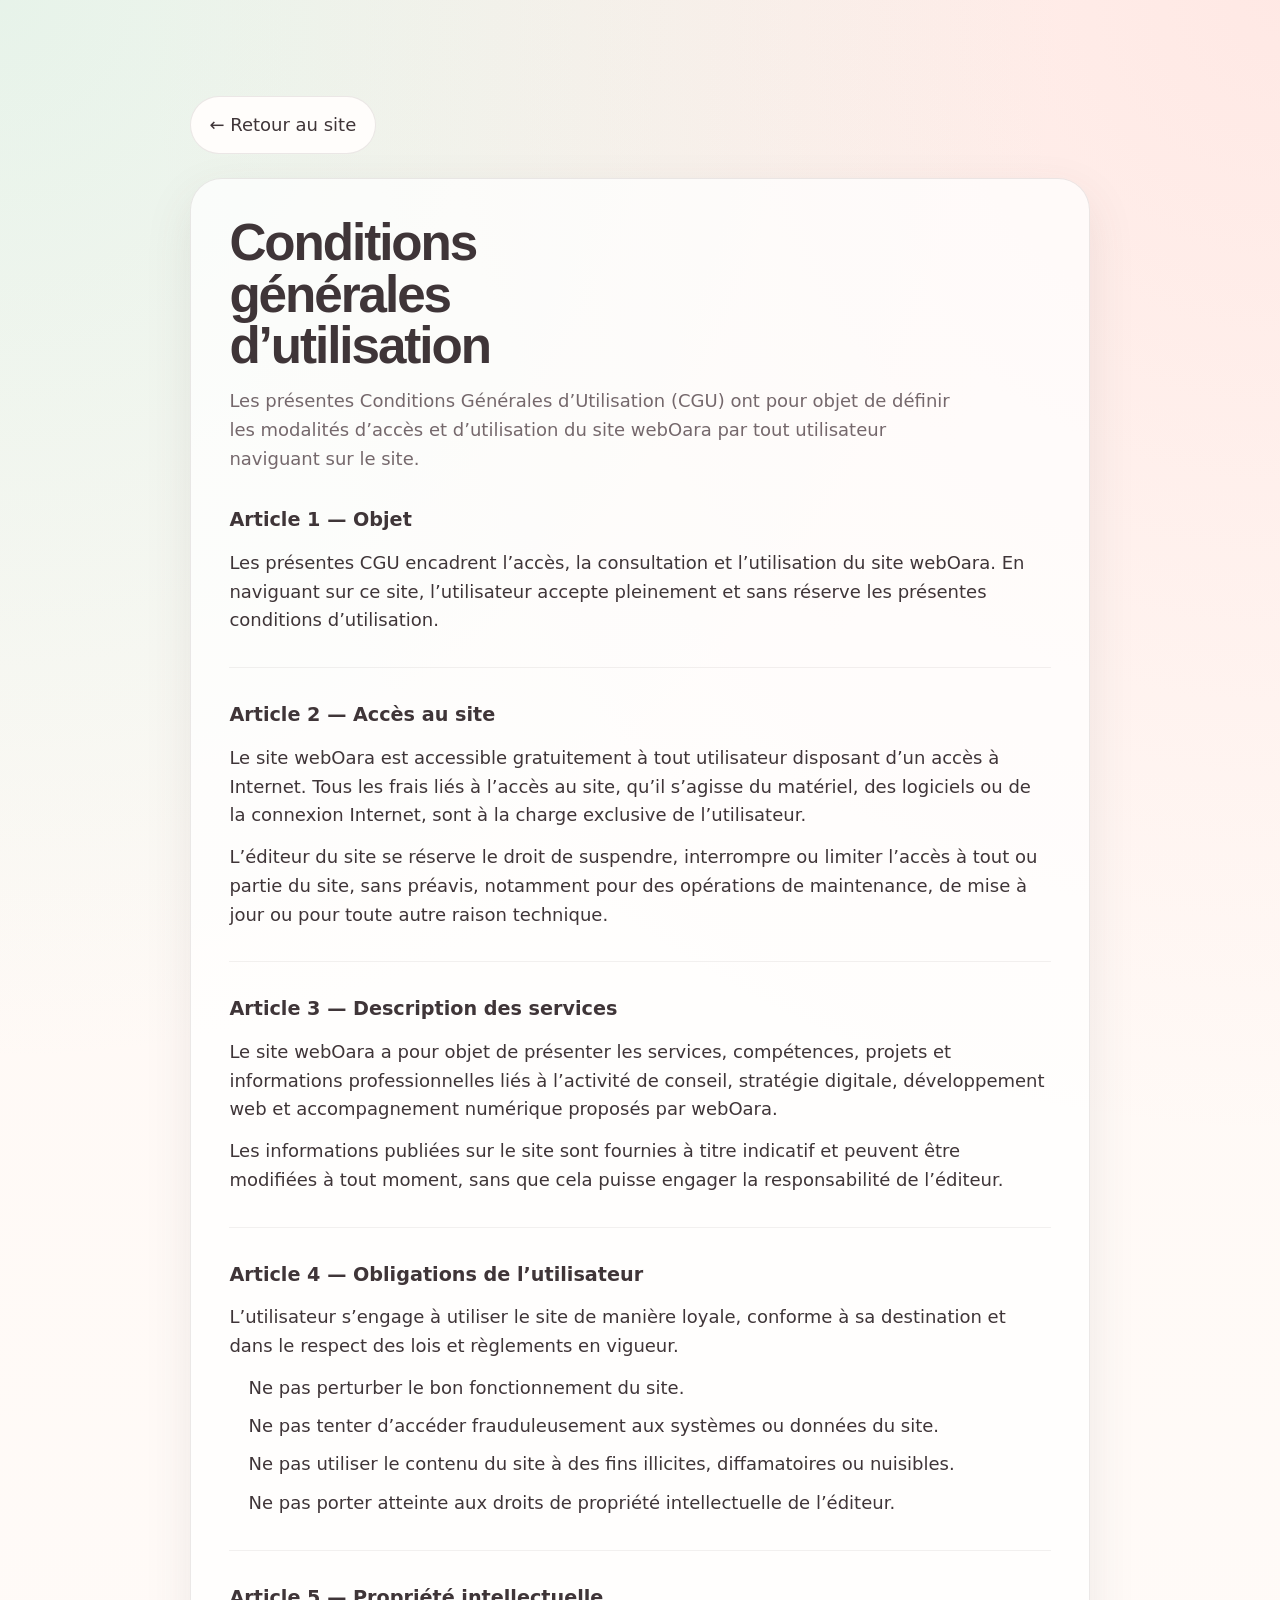
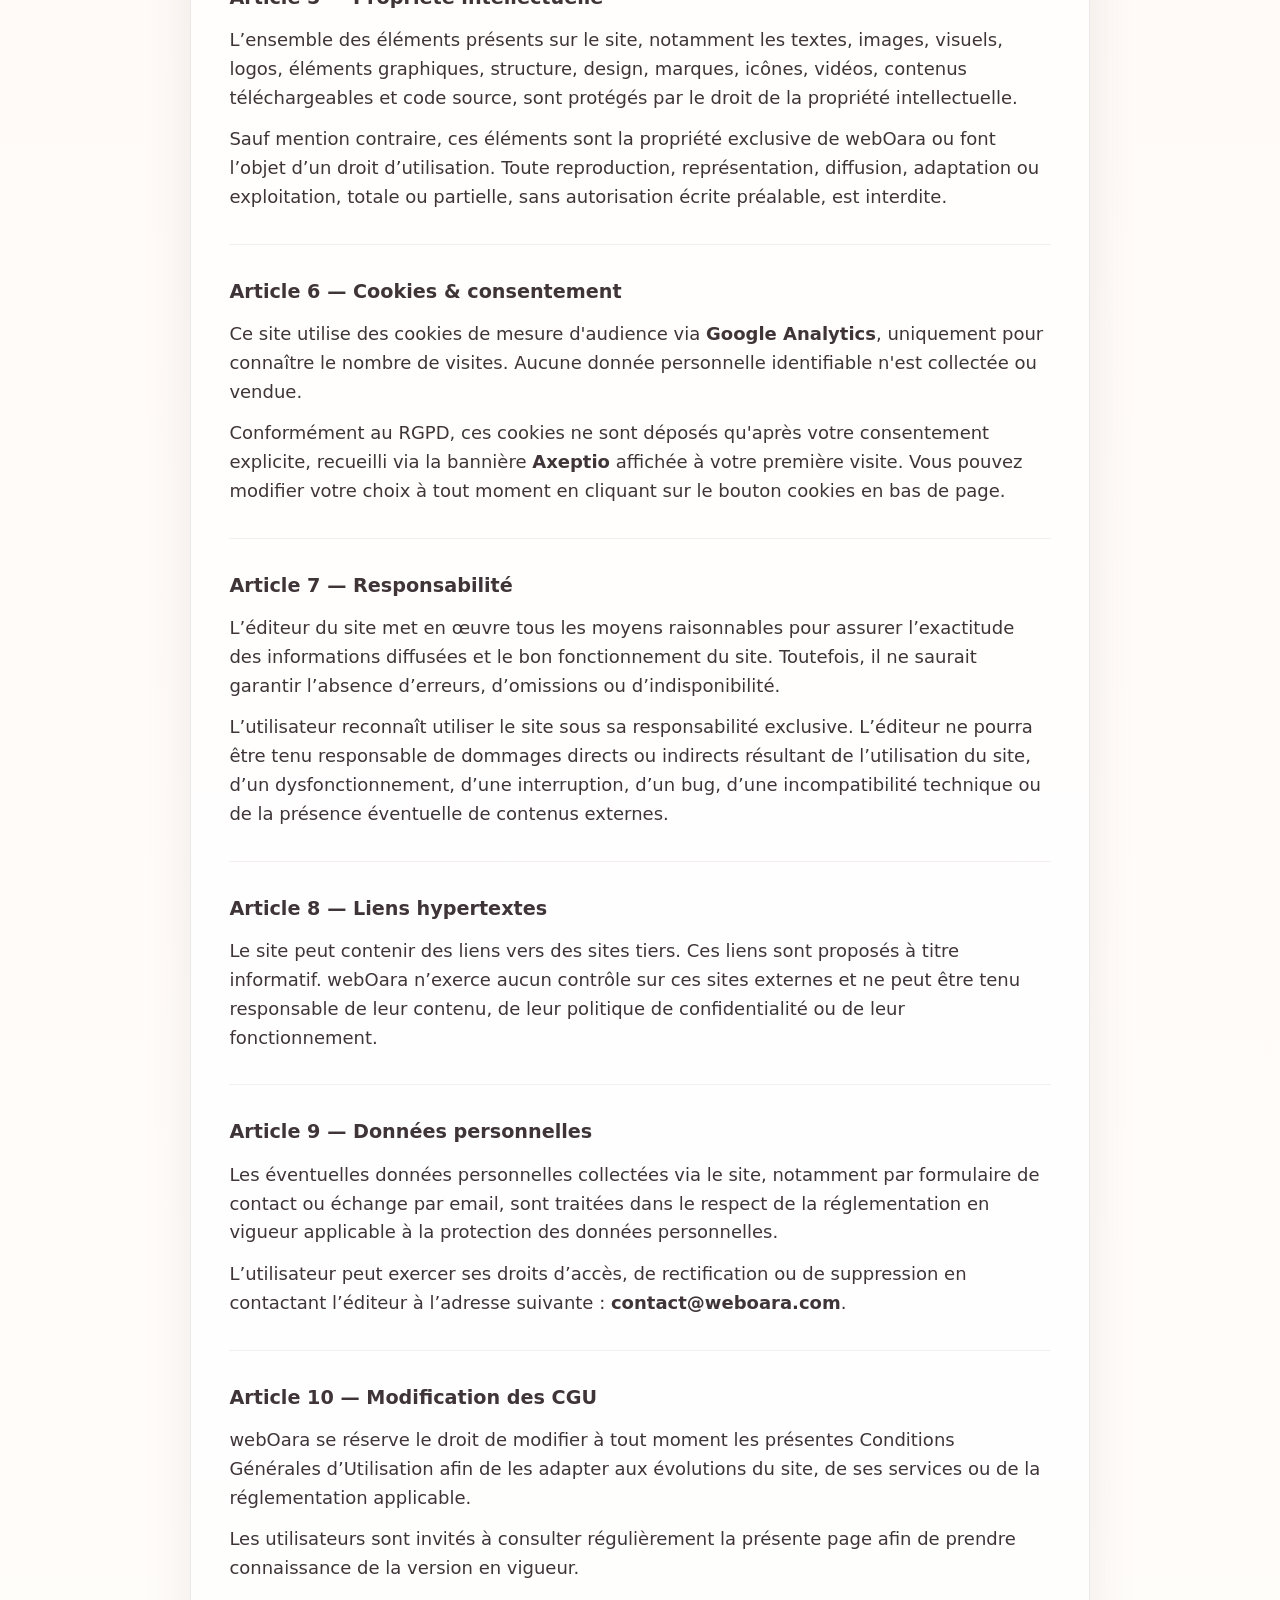
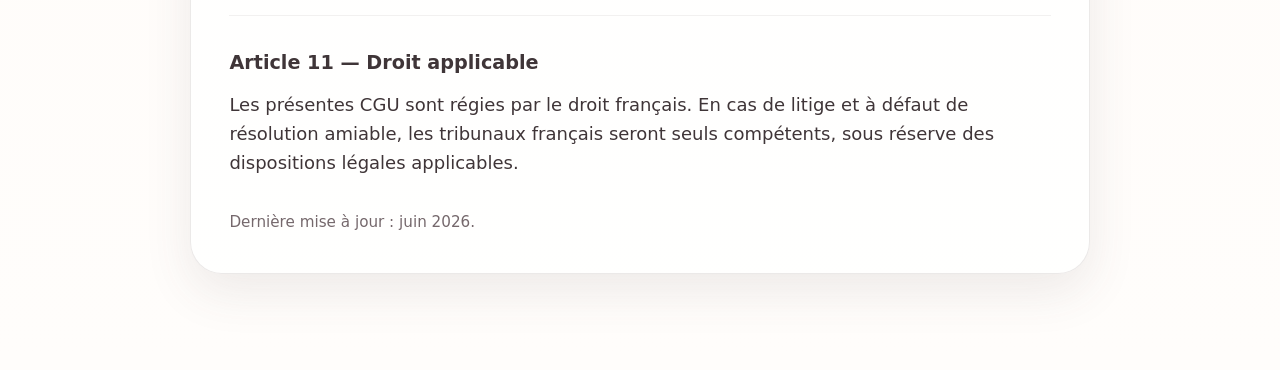
<file: cgu.html>
<!DOCTYPE html>
<html lang="fr">
<head>
  <meta charset="UTF-8" />
  <meta name="viewport" content="width=device-width, initial-scale=1.0" />
  <title>CGU - webOara</title>
    <link rel="icon" type="image/png" href="./img/logo2.png">

  <meta name="description" content="Conditions générales d'utilisation du site webOara." />
  <link rel="stylesheet" href="./styles.css" />
  <style>
    .legal-page {
      padding: clamp(3rem, 8vw, 6rem) 0;
    }

    .legal-wrapper {
      width: min(calc(100% - 2rem), 900px);
      margin: 0 auto;
    }

    .legal-card {
      background: var(--color-surface, #ffffff);
      border: 1px solid var(--color-border, rgba(0,0,0,0.08));
      border-radius: var(--radius-xl, 2rem);
      box-shadow: var(--shadow-md, 0 18px 48px rgba(0,0,0,0.08));
      padding: clamp(1.5rem, 3vw, 3rem);
    }

    .legal-page h1 {
      font-family: var(--font-display, sans-serif);
      font-size: clamp(2rem, 4vw, 3.5rem);
      line-height: 1;
      margin-bottom: 1rem;
    }

    .legal-intro {
      color: var(--color-text-muted, #666);
      margin-bottom: 2rem;
      max-width: 65ch;
    }

    .legal-section + .legal-section {
      margin-top: 2rem;
      padding-top: 2rem;
      border-top: 1px solid var(--color-divider, rgba(0,0,0,0.08));
    }

    .legal-section h2 {
      font-size: 1.2rem;
      margin-bottom: 0.8rem;
    }

    .legal-section p {
      margin-bottom: 0.8rem;
      color: var(--color-text, #222);
    }

    .legal-section ul {
      padding-left: 1.2rem;
      margin: 0.5rem 0 0;
    }

    .legal-section li {
      margin-bottom: 0.6rem;
      color: var(--color-text, #222);
    }

    .legal-back {
      display: inline-flex;
      align-items: center;
      justify-content: center;
      min-height: 46px;
      padding: 0.85rem 1.15rem;
      border-radius: 999px;
      border: 1px solid var(--color-border, rgba(0,0,0,0.08));
      background: var(--color-surface-2, #fff);
      margin-bottom: 1.5rem;
      text-decoration: none;
      color: inherit;
    }

    .legal-back:hover {
      border-color: var(--color-primary, #000);
      color: var(--color-primary, #000);
    }

    .legal-note {
      margin-top: 2rem;
      font-size: 0.95rem;
      color: var(--color-text-muted, #666);
    }
  </style>
</head>
<body>
  <main class="legal-page">
    <div class="legal-wrapper">
      <a class="legal-back" href="./index.html">← Retour au site</a>

      <div class="legal-card">
        <h1>Conditions générales d’utilisation</h1>
        <p class="legal-intro">
          Les présentes Conditions Générales d’Utilisation (CGU) ont pour objet de définir les modalités d’accès et d’utilisation du site webOara par tout utilisateur naviguant sur le site.
        </p>

        <section class="legal-section">
          <h2>Article 1 — Objet</h2>
          <p>
            Les présentes CGU encadrent l’accès, la consultation et l’utilisation du site webOara. En naviguant sur ce site, l’utilisateur accepte pleinement et sans réserve les présentes conditions d’utilisation.
          </p>
        </section>

        <section class="legal-section">
          <h2>Article 2 — Accès au site</h2>
          <p>
            Le site webOara est accessible gratuitement à tout utilisateur disposant d’un accès à Internet. Tous les frais liés à l’accès au site, qu’il s’agisse du matériel, des logiciels ou de la connexion Internet, sont à la charge exclusive de l’utilisateur.
          </p>
          <p>
            L’éditeur du site se réserve le droit de suspendre, interrompre ou limiter l’accès à tout ou partie du site, sans préavis, notamment pour des opérations de maintenance, de mise à jour ou pour toute autre raison technique.
          </p>
        </section>

        <section class="legal-section">
          <h2>Article 3 — Description des services</h2>
          <p>
            Le site webOara a pour objet de présenter les services, compétences, projets et informations professionnelles liés à l’activité de conseil, stratégie digitale, développement web et accompagnement numérique proposés par webOara.
          </p>
          <p>
            Les informations publiées sur le site sont fournies à titre indicatif et peuvent être modifiées à tout moment, sans que cela puisse engager la responsabilité de l’éditeur.
          </p>
        </section>

        <section class="legal-section">
          <h2>Article 4 — Obligations de l’utilisateur</h2>
          <p>
            L’utilisateur s’engage à utiliser le site de manière loyale, conforme à sa destination et dans le respect des lois et règlements en vigueur.
          </p>
          <ul>
            <li>Ne pas perturber le bon fonctionnement du site.</li>
            <li>Ne pas tenter d’accéder frauduleusement aux systèmes ou données du site.</li>
            <li>Ne pas utiliser le contenu du site à des fins illicites, diffamatoires ou nuisibles.</li>
            <li>Ne pas porter atteinte aux droits de propriété intellectuelle de l’éditeur.</li>
          </ul>
        </section>

        <section class="legal-section">
          <h2>Article 5 — Propriété intellectuelle</h2>
          <p>
            L’ensemble des éléments présents sur le site, notamment les textes, images, visuels, logos, éléments graphiques, structure, design, marques, icônes, vidéos, contenus téléchargeables et code source, sont protégés par le droit de la propriété intellectuelle.
          </p>
          <p>
            Sauf mention contraire, ces éléments sont la propriété exclusive de webOara ou font l’objet d’un droit d’utilisation. Toute reproduction, représentation, diffusion, adaptation ou exploitation, totale ou partielle, sans autorisation écrite préalable, est interdite.
          </p>
        </section>
        <section class="legal-section">
          <h2>Article 6 — Cookies &amp; consentement</h2>
          <p>
            Ce site utilise des cookies de mesure d'audience via <strong>Google Analytics</strong>, uniquement pour connaître le nombre de visites. Aucune donnée personnelle identifiable n'est collectée ou vendue.
          </p>
          <p>
            Conformément au RGPD, ces cookies ne sont déposés qu'après votre consentement explicite, recueilli via la bannière <strong>Axeptio</strong> affichée à votre première visite. Vous pouvez modifier votre choix à tout moment en cliquant sur le bouton cookies en bas de page.
          </p>
        </section>

        <section class="legal-section">
          <h2>Article 7 — Responsabilité</h2>
          <p>
            L’éditeur du site met en œuvre tous les moyens raisonnables pour assurer l’exactitude des informations diffusées et le bon fonctionnement du site. Toutefois, il ne saurait garantir l’absence d’erreurs, d’omissions ou d’indisponibilité.
          </p>
          <p>
            L’utilisateur reconnaît utiliser le site sous sa responsabilité exclusive. L’éditeur ne pourra être tenu responsable de dommages directs ou indirects résultant de l’utilisation du site, d’un dysfonctionnement, d’une interruption, d’un bug, d’une incompatibilité technique ou de la présence éventuelle de contenus externes.
          </p>
        </section>

        <section class="legal-section">
          <h2>Article 8 — Liens hypertextes</h2>
          <p>
            Le site peut contenir des liens vers des sites tiers. Ces liens sont proposés à titre informatif. webOara n’exerce aucun contrôle sur ces sites externes et ne peut être tenu responsable de leur contenu, de leur politique de confidentialité ou de leur fonctionnement.
          </p>
        </section>

        <section class="legal-section">
          <h2>Article 9 — Données personnelles</h2>
          <p>
            Les éventuelles données personnelles collectées via le site, notamment par formulaire de contact ou échange par email, sont traitées dans le respect de la réglementation en vigueur applicable à la protection des données personnelles.
          </p>
          <p>
            L’utilisateur peut exercer ses droits d’accès, de rectification ou de suppression en contactant l’éditeur à l’adresse suivante : <strong>contact@weboara.com</strong>.
          </p>
        </section>

        <section class="legal-section">
          <h2>Article 10 — Modification des CGU</h2>
          <p>
            webOara se réserve le droit de modifier à tout moment les présentes Conditions Générales d’Utilisation afin de les adapter aux évolutions du site, de ses services ou de la réglementation applicable.
          </p>
          <p>
            Les utilisateurs sont invités à consulter régulièrement la présente page afin de prendre connaissance de la version en vigueur.
          </p>
        </section>

        <section class="legal-section">
          <h2>Article 11 — Droit applicable</h2>
          <p>
            Les présentes CGU sont régies par le droit français. En cas de litige et à défaut de résolution amiable, les tribunaux français seront seuls compétents, sous réserve des dispositions légales applicables.
          </p>
        </section>

        <p class="legal-note">
          Dernière mise à jour : juin 2026.
        </p>
      </div>
    </div>
  </main>
</body>
</html>
</file>
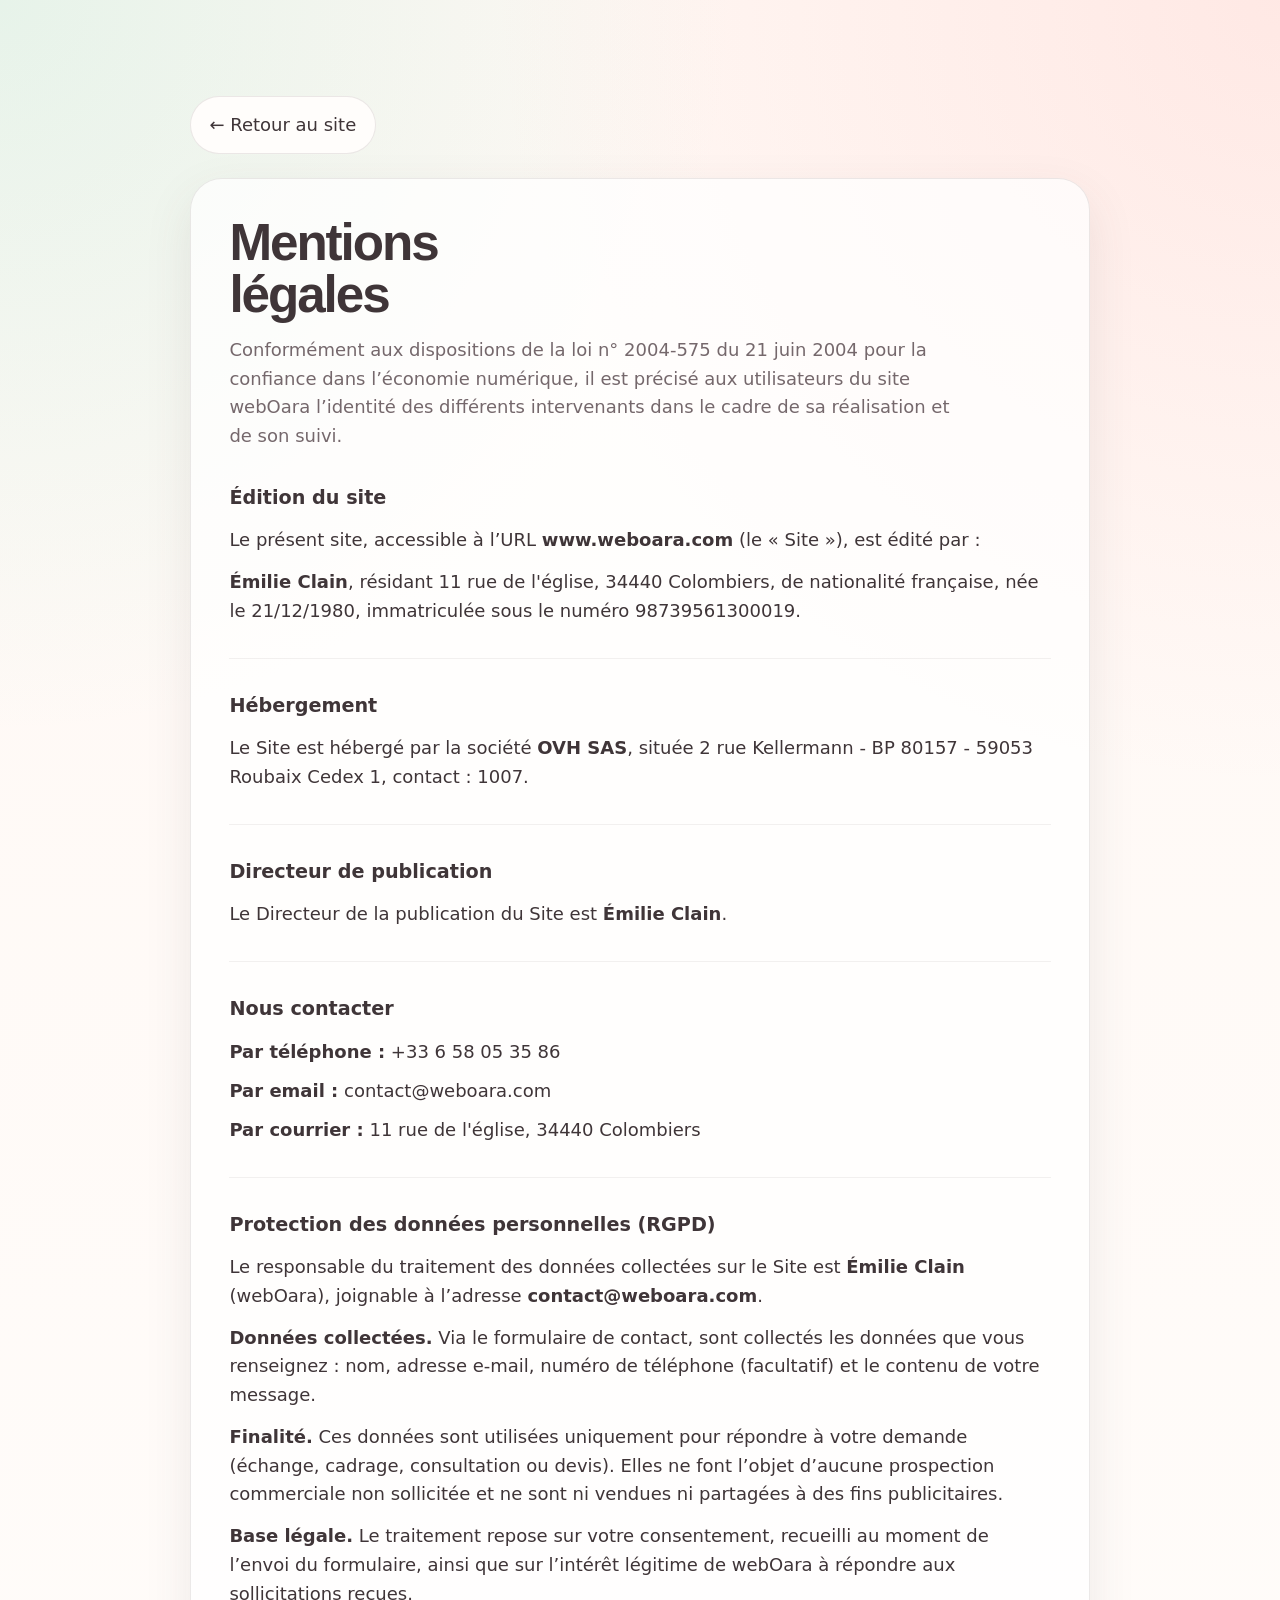
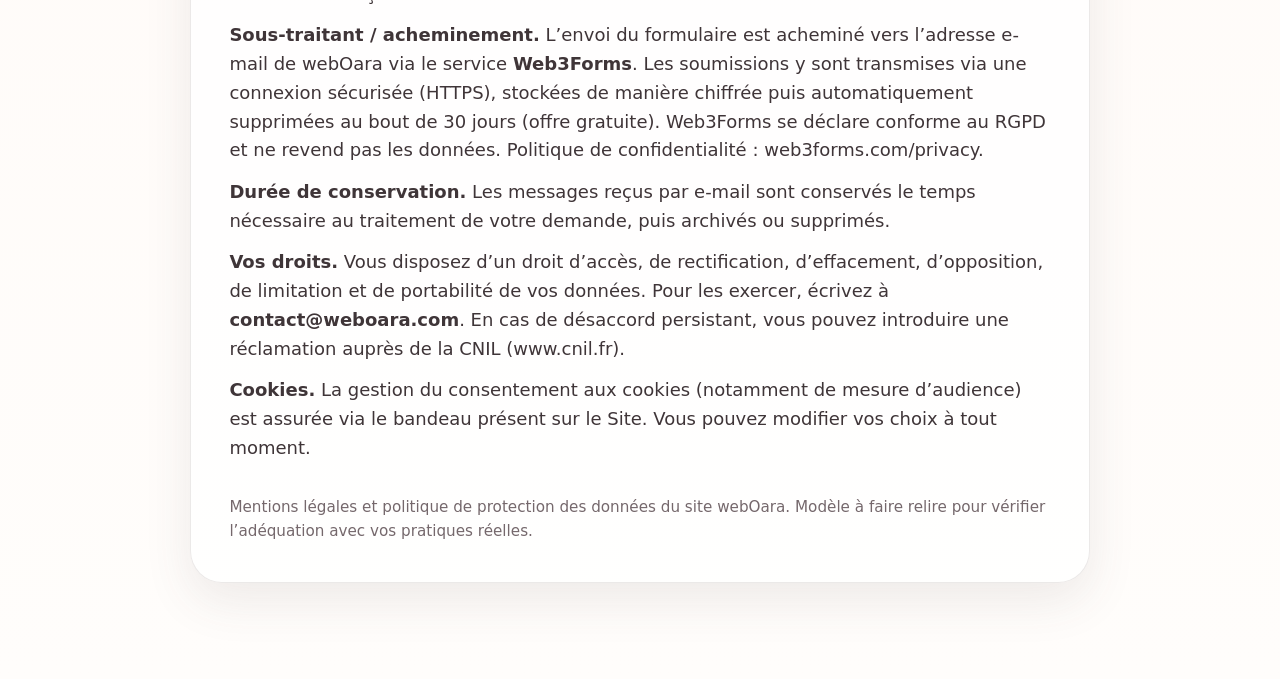
<file: mentions-legales.html>
<!DOCTYPE html>
<html lang="fr">
<head>
  <meta charset="UTF-8" />
  <meta name="viewport" content="width=device-width, initial-scale=1.0" />
  <title>Mentions légales - webOara</title>
    <link rel="icon" type="image/png" href="./img/logo2.png">

  <meta name="description" content="Mentions légales et politique de protection des données du site webOara." />
  <link rel="stylesheet" href="./styles.css" />
  <style>
    .legal-page {
      padding: clamp(3rem, 8vw, 6rem) 0;
    }

    .legal-wrapper {
      width: min(calc(100% - 2rem), 900px);
      margin: 0 auto;
    }

    .legal-card {
      background: var(--color-surface, #ffffff);
      border: 1px solid var(--color-border, rgba(0,0,0,0.08));
      border-radius: var(--radius-xl, 2rem);
      box-shadow: var(--shadow-md, 0 18px 48px rgba(0,0,0,0.08));
      padding: clamp(1.5rem, 3vw, 3rem);
    }

    .legal-page h1 {
      font-family: var(--font-display, sans-serif);
      font-size: clamp(2rem, 4vw, 3.5rem);
      line-height: 1;
      margin-bottom: 1rem;
    }

    .legal-intro {
      color: var(--color-text-muted, #666);
      margin-bottom: 2rem;
      max-width: 65ch;
    }

    .legal-section + .legal-section {
      margin-top: 2rem;
      padding-top: 2rem;
      border-top: 1px solid var(--color-divider, rgba(0,0,0,0.08));
    }

    .legal-section h2 {
      font-size: 1.2rem;
      margin-bottom: 0.8rem;
    }

    .legal-section p {
      margin-bottom: 0.8rem;
      color: var(--color-text, #222);
    }

    .legal-section ul {
      list-style: none;
      padding: 0;
      margin: 0;
      display: grid;
      gap: 0.65rem;
    }

    .legal-section li {
      color: var(--color-text, #222);
    }

    .legal-label {
      font-weight: 700;
    }

    .legal-footer-note {
      margin-top: 2rem;
      font-size: 0.95rem;
      color: var(--color-text-muted, #666);
    }

    .legal-back {
      display: inline-flex;
      align-items: center;
      justify-content: center;
      min-height: 46px;
      padding: 0.85rem 1.15rem;
      border-radius: 999px;
      border: 1px solid var(--color-border, rgba(0,0,0,0.08));
      background: var(--color-surface-2, #fff);
      margin-bottom: 1.5rem;
      text-decoration: none;
      color: inherit;
    }

    .legal-back:hover {
      border-color: var(--color-primary, #000);
      color: var(--color-primary, #000);
    }
  </style>
</head>
<body>
  <main class="legal-page">
    <div class="legal-wrapper">
      <a class="legal-back" href="./index.html">← Retour au site</a>

      <div class="legal-card">
        <h1>Mentions légales</h1>
        <p class="legal-intro">
          Conformément aux dispositions de la loi n° 2004-575 du 21 juin 2004 pour la confiance dans l’économie numérique, il est précisé aux utilisateurs du site webOara l’identité des différents intervenants dans le cadre de sa réalisation et de son suivi.
        </p>

        <section class="legal-section">
          <h2>Édition du site</h2>
          <p>
            Le présent site, accessible à l’URL <strong>www.weboara.com</strong> (le « Site »), est édité par :
          </p>
          <p>
            <strong>Émilie Clain</strong>, résidant 11 rue de l'église, 34440 Colombiers, de nationalité française, née le 21/12/1980, immatriculée sous le numéro 98739561300019.
          </p>
        </section>

        <section class="legal-section">
          <h2>Hébergement</h2>
          <p>
            Le Site est hébergé par la société <strong>OVH SAS</strong>, située 2 rue Kellermann - BP 80157 - 59053 Roubaix Cedex 1, contact : 1007.
          </p>
        </section>

        <section class="legal-section">
          <h2>Directeur de publication</h2>
          <p>
            Le Directeur de la publication du Site est <strong>Émilie Clain</strong>.
          </p>
        </section>

        <section class="legal-section">
          <h2>Nous contacter</h2>
          <ul>
            <li><span class="legal-label">Par téléphone :</span> +33 6 58 05 35 86</li>
            <li><span class="legal-label">Par email :</span> contact@weboara.com</li>
            <li><span class="legal-label">Par courrier :</span> 11 rue de l'église, 34440 Colombiers</li>
          </ul>
        </section>

        <section class="legal-section">
          <h2>Protection des données personnelles (RGPD)</h2>
          <p>
            Le responsable du traitement des données collectées sur le Site est <strong>Émilie Clain</strong> (webOara), joignable à l’adresse <strong>contact@weboara.com</strong>.
          </p>
          <p>
            <span class="legal-label">Données collectées.</span> Via le formulaire de contact, sont collectés les données que vous renseignez : nom, adresse e-mail, numéro de téléphone (facultatif) et le contenu de votre message.
          </p>
          <p>
            <span class="legal-label">Finalité.</span> Ces données sont utilisées uniquement pour répondre à votre demande (échange, cadrage, consultation ou devis). Elles ne font l’objet d’aucune prospection commerciale non sollicitée et ne sont ni vendues ni partagées à des fins publicitaires.
          </p>
          <p>
            <span class="legal-label">Base légale.</span> Le traitement repose sur votre consentement, recueilli au moment de l’envoi du formulaire, ainsi que sur l’intérêt légitime de webOara à répondre aux sollicitations reçues.
          </p>
          <p>
            <span class="legal-label">Sous-traitant / acheminement.</span> L’envoi du formulaire est acheminé vers l’adresse e-mail de webOara via le service <strong>Web3Forms</strong>. Les soumissions y sont transmises via une connexion sécurisée (HTTPS), stockées de manière chiffrée puis automatiquement supprimées au bout de 30 jours (offre gratuite). Web3Forms se déclare conforme au RGPD et ne revend pas les données. Politique de confidentialité : web3forms.com/privacy.
          </p>
          <p>
            <span class="legal-label">Durée de conservation.</span> Les messages reçus par e-mail sont conservés le temps nécessaire au traitement de votre demande, puis archivés ou supprimés.
          </p>
          <p>
            <span class="legal-label">Vos droits.</span> Vous disposez d’un droit d’accès, de rectification, d’effacement, d’opposition, de limitation et de portabilité de vos données. Pour les exercer, écrivez à <strong>contact@weboara.com</strong>. En cas de désaccord persistant, vous pouvez introduire une réclamation auprès de la CNIL (www.cnil.fr).
          </p>
          <p>
            <span class="legal-label">Cookies.</span> La gestion du consentement aux cookies (notamment de mesure d’audience) est assurée via le bandeau présent sur le Site. Vous pouvez modifier vos choix à tout moment.
          </p>
        </section>

        <p class="legal-footer-note">
          Mentions légales et politique de protection des données du site webOara. Modèle à faire relire pour vérifier l’adéquation avec vos pratiques réelles.
        </p>
      </div>
    </div>
  </main>
</body>
</html>
</file>
<file: styles.css>
:root, [data-theme="light"] {
  --text-xs: clamp(0.75rem, 0.7rem + 0.25vw, 0.875rem);
  --text-sm: clamp(0.875rem, 0.8rem + 0.35vw, 1rem);
  --text-base: clamp(1rem, 0.95rem + 0.25vw, 1.125rem);
  --text-lg: clamp(1.125rem, 1rem + 0.75vw, 1.5rem);
  --text-xl: clamp(1.5rem, 1.2rem + 1.25vw, 2.25rem);
  --text-2xl: clamp(2rem, 1.2rem + 2.5vw, 3.5rem);
  --text-3xl: clamp(2.8rem, 1.6rem + 4vw, 5.6rem);

  --space-1: 0.25rem;
  --space-2: 0.5rem;
  --space-3: 0.75rem;
  --space-4: 1rem;
  --space-5: 1.25rem;
  --space-6: 1.5rem;
  --space-8: 2rem;
  --space-10: 2.5rem;
  --space-12: 3rem;
  --space-16: 4rem;
  --space-20: 5rem;
  --space-24: 6rem;

  --color-bg: #fff8f4;
  --color-surface: rgba(255, 255, 255, 0.72);
  --color-surface-2: #fffdfb;
  --color-surface-offset: #fff1ea;
  --color-surface-strong: rgba(220, 237, 194, 0.55);
  --color-border: rgba(92, 76, 76, 0.12);
  --color-divider: rgba(92, 76, 76, 0.08);
  --color-text: #3f3538;
  --color-text-muted: #75686c;
  --color-text-faint: #a4979b;
  --color-primary: #ff8c94;
  --color-primary-hover: #f66d79;
  --color-secondary: #a8e6ce;
  --color-accent: #ffd3b5;
  --color-card-glow: rgba(255, 140, 148, 0.18);
  --shadow-sm: 0 10px 28px rgba(88, 64, 72, 0.06);
  --shadow-md: 0 18px 48px rgba(88, 64, 72, 0.10);
  --shadow-lg: 0 30px 90px rgba(88, 64, 72, 0.14);
  --radius-sm: 0.75rem;
  --radius-md: 1rem;
  --radius-lg: 1.5rem;
  --radius-xl: 2rem;
  --radius-full: 999px;
  --font-body: 'Manrope', system-ui, sans-serif;
  --font-display: 'Syne', 'Manrope', sans-serif;
  --content: 1180px;
  --transition: 220ms cubic-bezier(0.16, 1, 0.3, 1);
}

[data-theme="dark"] {
  --color-bg: #1f1b22;
  --color-surface: rgba(41, 34, 42, 0.78);
  --color-surface-2: #2a232c;
  --color-surface-offset: #352c36;
  --color-surface-strong: rgba(78, 108, 98, 0.36);
  --color-border: rgba(255, 240, 235, 0.10);
  --color-divider: rgba(255, 240, 235, 0.08);
  --color-text: #f7ece8;
  --color-text-muted: #d6c0bd;
  --color-text-faint: #9b8b91;
  --color-primary: #ffaaa6;
  --color-primary-hover: #ffc1be;
  --color-secondary: #a8e6ce;
  --color-accent: #ffd3b5;
  --color-card-glow: rgba(255, 170, 166, 0.20);
  --shadow-sm: 0 10px 28px rgba(0, 0, 0, 0.24);
  --shadow-md: 0 18px 48px rgba(0, 0, 0, 0.34);
  --shadow-lg: 0 30px 90px rgba(0, 0, 0, 0.44);
}

* { box-sizing: border-box; margin: 0; padding: 0; }
html { scroll-behavior: smooth; }

body {
  min-height: 100vh;
  font-family: var(--font-body);
  font-size: var(--text-base);
  line-height: 1.6;
  color: var(--color-text);
  background:
    radial-gradient(circle at top left, rgba(168, 230, 206, 0.28), transparent 28%),
    radial-gradient(circle at top right, rgba(255, 170, 166, 0.20), transparent 30%),
    linear-gradient(180deg, var(--color-bg), var(--color-surface-2));
  overflow-x: hidden;
}

img { display: block; max-width: 100%; }
a { color: inherit; text-decoration: none; }
button { font: inherit; border: 0; background: none; color: inherit; cursor: pointer; }
ul { list-style: none; }

.sr-only {
  position: absolute;
  width: 1px;
  height: 1px;
  padding: 0;
  margin: -1px;
  overflow: hidden;
  clip: rect(0,0,0,0);
  white-space: nowrap;
  border: 0;
}

.skip-link {
  position: absolute;
  left: 1rem;
  top: -3rem;
  background: var(--color-primary);
  color: white;
  padding: 0.75rem 1rem;
  border-radius: var(--radius-full);
  z-index: 1000;
}

.skip-link:focus { top: 1rem; }

.container {
  width: min(calc(100% - 2rem), var(--content));
  margin: 0 auto;
}

.section {
  padding: clamp(4rem, 8vw, 7rem) 0;
  position: relative;
}

.section-title {
  font-family: var(--font-display);
  font-size: var(--text-xl);
  line-height: 1.08;
  margin-bottom: var(--space-3);
}

.section-kicker {
  display: inline-flex;
  align-items: center;
  gap: 0.55rem;
  padding: 0.55rem 0.95rem;
  border-radius: var(--radius-full);
  background: color-mix(in srgb, var(--color-primary) 14%, transparent);
  color: var(--color-primary);
  font-size: var(--text-xs);
  letter-spacing: 0.08em;
  text-transform: uppercase;
  margin-bottom: var(--space-5);
}

.section-copy {
  color: var(--color-text-muted);
  max-width: 62ch;
  margin-bottom: 3rem;
}

header {
  position: sticky;
  top: 0;
  z-index: 50;
  backdrop-filter: blur(16px);
  background: color-mix(in srgb, var(--color-bg) 76%, transparent);
  border-bottom: 1px solid var(--color-divider);
}

.nav {
  min-height: 76px;
  display: flex;
  align-items: center;
  justify-content: space-between;
  gap: 1rem;
}

.brand {
  display: inline-flex;
  align-items: center;
  gap: 0.9rem;
  font-weight: 800;
}

.brand-mark {
  width: 44px;
  aspect-ratio: 1;
  border-radius: 15px;
  display: grid;
  place-items: center;
  color: white;
  background: linear-gradient(135deg, var(--color-primary), color-mix(in srgb, var(--color-secondary) 48%, var(--color-primary)));
  box-shadow: var(--shadow-sm);
  overflow: hidden;
}

.brand-mark svg {
  width: 24px;
  height: 24px;
}

.brand-label strong {
  display: block;
  font-size: var(--text-sm);
}

.brand-label span {
  display: block;
  font-size: var(--text-xs);
  color: var(--color-text-muted);
}

.nav-links {
  display: flex;
  align-items: center;
  gap: 1rem;
  flex-wrap: wrap;
  justify-content: flex-end;
}

.nav-links a {
  color: var(--color-text-muted);
  font-size: var(--text-sm);
  padding: 0.55rem 0.8rem;
  border-radius: var(--radius-full);
}

.nav-links a:hover,
.nav-links a:focus-visible {
  color: var(--color-text);
  background: var(--color-surface);
}

.nav-actions {
  display: flex;
  align-items: center;
  gap: 0.75rem;
}

.theme-toggle,
.menu-toggle {
  width: 44px;
  height: 44px;
  border-radius: 50%;
  display: inline-grid;
  place-items: center;
  border: 1px solid var(--color-border);
  background: var(--color-surface);
}

.menu-toggle {
  display: none;
}

.hero {
  padding: clamp(3rem, 7vw, 6rem) 0 clamp(4rem, 10vw, 8rem);
  position: relative;
}

.hero-grid {
  display: grid;
  grid-template-columns: 1.15fr 0.85fr;
  gap: clamp(1.5rem, 4vw, 4rem);
  align-items: center;
}

.eyebrow {
  display: inline-flex;
  align-items: center;
  gap: 0.55rem;
  padding: 0.5rem 0.9rem;
  border-radius: var(--radius-full);
  background: var(--color-surface);
  border: 1px solid var(--color-border);
  color: var(--color-text-muted);
  margin-bottom: var(--space-5);
  box-shadow: var(--shadow-sm);
}

h1 {
  font-family: var(--font-display);
  font-size: var(--text-3xl);
  line-height: 0.98;
  letter-spacing: -0.04em;
  max-width: 11ch;
  margin-bottom: var(--space-5);
}

.hero p {
  max-width: 60ch;
  color: var(--color-text-muted);
  margin-bottom: var(--space-6);
}

.cta-row,
.social-links {
  display: flex;
  flex-wrap: wrap;
  gap: 0.9rem;
}

.hero-shortcuts {
  margin-top: 1rem;
}

.btn {
  min-height: 48px;
  padding: 0.95rem 1.2rem;
  border-radius: var(--radius-full);
  display: inline-flex;
  align-items: center;
  justify-content: center;
  gap: 0.6rem;
  transition: transform var(--transition), background var(--transition), color var(--transition), border-color var(--transition);
}

.btn:hover {
  transform: translateY(-2px);
}

.btn-primary {
  background: var(--color-primary);
  color: white;
  box-shadow: var(--shadow-md);
}

.btn-primary:hover {
  background: var(--color-primary-hover);
}

.btn-secondary {
  border: 1px solid var(--color-border);
  background: var(--color-surface);
}

.hero-card {
  position: relative;
  padding: clamp(1.3rem, 2vw, 1.8rem);
  border-radius: var(--radius-xl);
  background: var(--color-surface);
  border: 1px solid var(--color-border);
  box-shadow: var(--shadow-lg);
  overflow: hidden;
  isolation: isolate;
}

.hero-card::before {
  content: "";
  position: absolute;
  inset: -20% auto auto -10%;
  width: 200px;
  height: 200px;
  background: radial-gradient(circle, var(--color-card-glow), transparent 65%);
  z-index: -1;
}

.hero-panel {
  display: grid;
  gap: 1rem;
}

.hero-stat {
  display: flex;
  justify-content: space-between;
  gap: 1rem;
  align-items: center;
  padding: 1rem 1.1rem;
  border-radius: var(--radius-lg);
  background: var(--color-surface-2);
  border: 1px solid var(--color-border);
}

.hero-stat strong {
  font-size: var(--text-lg);
}

.hero-stat span {
  color: var(--color-text-muted);
  font-size: var(--text-sm);
}

.mini-grid {
  display: grid;
  grid-template-columns: repeat(2, 1fr);
  gap: 1rem;
}

.mini-card {
  padding: 1.1rem;
  border-radius: var(--radius-lg);
  background: var(--color-surface-strong);
  border: 1px solid var(--color-border);
}

.mini-card small {
  display: block;
  color: var(--color-text-muted);
  margin-bottom: 0.4rem;
}

.mini-card strong {
  display: block;
  font-size: var(--text-lg);
}

.about-grid,
.quote-grid,
.journey-grid {
  display: grid;
  grid-template-columns: repeat(2, minmax(0, 1fr));
  gap: clamp(1.25rem, 3vw, 2rem);
  align-items: start;
}

.glass-card {
  background: var(--color-surface);
  border: 1px solid var(--color-border);
  border-radius: var(--radius-xl);
  box-shadow: var(--shadow-md);
  padding: clamp(1.25rem, 2vw, 2rem);
}

.summary-list {
  display: grid;
  gap: 1rem;
  margin-top: 1.2rem;
}

.summary-list li {
  display: grid;
  grid-template-columns: auto 1fr;
  gap: 0.9rem;
  align-items: start;
  color: var(--color-text-muted);
}

.summary-list li::before {
  content: "✦";
  color: var(--color-primary);
  font-size: 1rem;
  margin-top: 0.1rem;
}

.quote-card {
  background: linear-gradient(
    145deg,
    color-mix(in srgb, var(--color-secondary) 22%, var(--color-surface-2)),
    color-mix(in srgb, var(--color-accent) 22%, var(--color-surface))
  );
}

.quote-card p {
  font-size: var(--text-lg);
  line-height: 1.5;
  max-width: 28ch;
}

.quote-card strong {
  display: inline-block;
  margin-top: var(--space-4);
}

.project-parallax {
  display: grid;
  gap: 1.3rem;
  perspective: 1200px;
}

.project-grid {
  display: grid;
  grid-template-columns: repeat(3, minmax(0,1fr));
  gap: 1.25rem;
}

.project-card {
  position: relative;
  overflow: hidden;
  min-height: 360px;
  border-radius: 1.7rem;
  background: #2b2228;
  color: white;
  cursor: pointer;
  border: 1px solid rgba(255,255,255,0.08);
  box-shadow: var(--shadow-lg);
  transform-style: preserve-3d;
  transition: transform 320ms cubic-bezier(0.16,1,0.3,1), box-shadow 320ms cubic-bezier(0.16,1,0.3,1);
}

.project-card:hover {
  transform: translateY(-8px) rotateX(4deg);
}

.project-visual {
  position: absolute;
  inset: 0;
  background-size: cover;
  background-position: center;
  transform: scale(1.02);
  transition: transform 420ms ease;
}

.project-card:hover .project-visual {
  transform: scale(1.09);
}

.project-card::after {
  content: "";
  position: absolute;
  inset: 0;
  background: linear-gradient(180deg, transparent 10%, rgba(27, 17, 22, 0.25) 38%, rgba(15, 10, 12, 0.92) 100%);
}

.project-content {
  position: absolute;
  inset: auto 1.2rem 1.2rem 1.2rem;
  z-index: 1;
}

.project-tag {
  display: inline-flex;
  margin-bottom: 0.8rem;
  padding: 0.45rem 0.72rem;
  border-radius: var(--radius-full);
  background: rgba(255,255,255,0.14);
  backdrop-filter: blur(8px);
  font-size: var(--text-xs);
}

.project-content h3 {
  font-size: var(--text-lg);
  margin-bottom: 0.4rem;
}

.project-content p {
  color: rgba(255,255,255,0.78);
  font-size: var(--text-sm);
}

.skills-grid {
  display: grid;
  grid-template-columns: repeat(3, minmax(0,1fr));
  gap: 1.25rem;
  margin-top: 2rem;
}

.skill-card {
  padding: 1.4rem;
  border-radius: var(--radius-xl);
  background: var(--color-surface);
  border: 1px solid var(--color-border);
  box-shadow: var(--shadow-sm);
}

.skill-card h3 {
  margin-bottom: 1rem;
  font-size: 1.1rem;
}

.pill-list {
  display: flex;
  flex-wrap: wrap;
  gap: 0.65rem;
}

.pill {
  padding: 0.55rem 0.8rem;
  border-radius: var(--radius-full);
  background: color-mix(in srgb, var(--color-secondary) 18%, var(--color-surface-offset));
  border: 1px solid var(--color-border);
  font-size: var(--text-xs);
  color: var(--color-text-muted);
}

.timeline {
  display: grid;
  gap: 1rem;
  margin-top: 1.5rem;
}

.timeline-item {
  display: grid;
  grid-template-columns: auto 1fr;
  gap: 1rem;
  align-items: start;
  padding: 1rem 0 1rem 0;
  border-top: 1px solid var(--color-divider);
}

.timeline-item:first-child {
  border-top: 0;
}

.timeline-year {
  min-width: 88px;
  padding-top: 0.15rem;
  color: var(--color-primary);
  font-weight: 700;
}

.timeline-item p {
  color: var(--color-text-muted);
}

.contact-box {
  display: grid;
  grid-template-columns: 1.1fr 0.9fr;
  gap: 1.25rem;
  margin-top: 2rem;
}

.contact-card,
.links-card {
  padding: 1.5rem;
  border-radius: var(--radius-xl);
  background: var(--color-surface);
  border: 1px solid var(--color-border);
  box-shadow: var(--shadow-sm);
}

.contact-card h3,
.links-card h3 {
  margin-bottom: 0.75rem;
}

.contact-card p,
.links-card p {
  color: var(--color-text-muted);
}

.social-links {
  margin-top: 1rem;
}

.social-link {
  min-height: 44px;
  padding: 0.8rem 1rem;
  border-radius: var(--radius-full);
  border: 1px solid var(--color-border);
  background: var(--color-surface-2);
  display: inline-flex;
  align-items: center;
  gap: 0.6rem;
  font-size: var(--text-sm);
}

.social-link:hover {
  border-color: color-mix(in srgb, var(--color-primary) 35%, var(--color-border));
  color: var(--color-primary);
}

footer {
  padding: 2rem 0 3rem;
  border-top: 1px solid var(--color-divider);
  color: var(--color-text-muted);
}

.footer-row {
  display: flex;
  gap: 1rem;
  justify-content: space-between;
  align-items: center;
  flex-wrap: wrap;
}

.footer-links {
  display: flex;
  gap: 1rem;
  flex-wrap: wrap;
}

.modal {
  position: fixed;
  inset: 0;
  display: none;
  align-items: center;
  justify-content: center;
  background: rgba(15, 10, 12, 0.72);
  z-index: 100;
  padding: 1rem;
}

.modal[aria-hidden="false"] {
  display: flex;
}

.modal-panel {
  width: min(720px, 100%);
  max-height: min(88vh, 900px);
  overflow: auto;
  padding: 1.4rem;
  border-radius: 1.8rem;
  background: var(--color-surface-2);
  color: var(--color-text);
  border: 1px solid var(--color-border);
  box-shadow: var(--shadow-lg);
}

.modal-top {
  display: flex;
  justify-content: space-between;
  gap: 1rem;
  align-items: start;
  margin-bottom: 1rem;
}

.modal-close {
  width: 44px;
  height: 44px;
  border-radius: 50%;
  border: 1px solid var(--color-border);
  background: var(--color-surface);
}

.modal-media {
  aspect-ratio: 16 / 9;
  border-radius: 1.2rem;
  background-size: cover;
  background-position: center;
  margin-bottom: 1rem;
}

.modal-links {
  display: flex;
  flex-wrap: wrap;
  gap: 0.8rem;
  margin-top: 1.1rem;
}

.modal-kicker {
  margin-bottom: 0.7rem;
}

.modal-title {
  margin-bottom: 0.3rem;
}

[data-reveal] {
  opacity: 0;
  transform: translateY(24px);
  transition: opacity 700ms ease, transform 700ms ease;
}

[data-reveal].is-visible {
  opacity: 1;
  transform: translateY(0);
}

@media (max-width: 1024px) {
  .hero-grid,
  .about-grid,
  .quote-grid,
  .journey-grid,
  .contact-box {
    grid-template-columns: 1fr;
  }

  .project-grid,
  .skills-grid {
    grid-template-columns: repeat(2, minmax(0,1fr));
  }
}

@media (max-width: 820px) {
  .menu-toggle {
    display: inline-grid;
  }

  .nav-links {
    position: absolute;
    left: 1rem;
    right: 1rem;
    top: calc(100% + 0.75rem);
    padding: 1rem;
    border-radius: var(--radius-xl);
    background: var(--color-surface-2);
    border: 1px solid var(--color-border);
    box-shadow: var(--shadow-lg);
    display: none;
    flex-direction: column;
    align-items: stretch;
  }

  .nav-links.open {
    display: flex;
  }

  .nav-links a {
    width: 100%;
  }
}

@media (max-width: 720px) {
  h1 {
    max-width: 100%;
  }

  .project-grid,
  .skills-grid,
  .mini-grid {
    grid-template-columns: 1fr;
  }

  .project-card {
    min-height: 300px;
  }

  .footer-row {
    flex-direction: column;
    align-items: flex-start;
  }

  .timeline-item {
    grid-template-columns: 1fr;
    gap: 0.5rem;
  }
}

@media (prefers-reduced-motion: reduce) {
  html {
    scroll-behavior: auto;
  }

  *,
  *::before,
  *::after {
    animation: none !important;
    transition: none !important;
  }

  [data-reveal] {
    opacity: 1;
    transform: none;
  }
}
</file>
